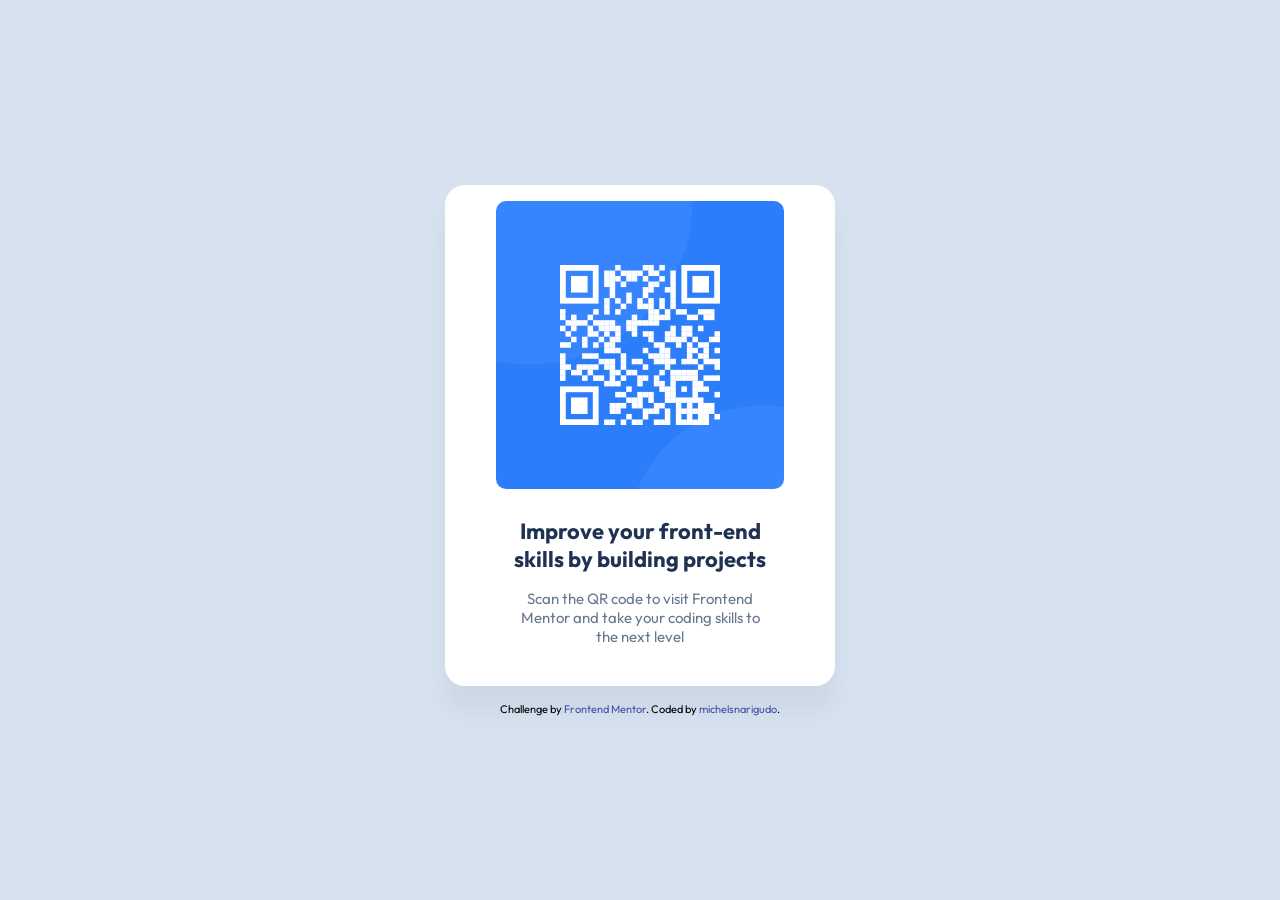
<file: qr-code-component/index.html>
<!doctype html>
<html lang="en">
  <head>
    <meta charset="UTF-8" />
    <meta name="viewport" content="width=device-width, initial-scale=1.0" />
    <!-- displays site properly based on user's device -->

    <link
      rel="icon"
      type="image/png"
      sizes="32x32"
      href="./images/favicon-32x32.png"
    />
    <link rel="preconnect" href="https://fonts.googleapis.com" />
    <link rel="preconnect" href="https://fonts.gstatic.com" crossorigin />
    <link
      href="https://fonts.googleapis.com/css2?family=Outfit:wght@100..900&display=swap"
      rel="stylesheet"
    />
    <link rel="stylesheet" href="./style.css" />

    <title>Frontend Mentor | QR code component</title>

    <!-- Feel free to remove these styles or customise in your own stylesheet 👍 -->
    <style>
      .attribution {
        font-size: 0.6875rem;
        text-align: center;
        margin-top: 16px;
      }
      .attribution a {
        color: hsl(228, 45%, 44%);
        text-decoration: none;
        transition-duration: 0.5s;
      }

      .attribution a:hover {
        color: hsl(218, 44%, 22%);
      }
    </style>
  </head>
  <body>
    <div class="main-white-card">
      <div class="blue-box">
        <img
          src="./images/image-qr-code.png"
          alt="QR code for the Frontend Mentor website"
        />
      </div>
      <div class="text-container">
        <h1>Improve your front-end skills by building projects</h1>
        <p>
          Scan the QR code to visit Frontend Mentor and take your coding skills
          to the next level
        </p>
      </div>
    </div>

    <footer class="attribution">
      Challenge by
      <a href="https://www.frontendmentor.io?ref=challenge">Frontend Mentor</a>.
      Coded by
      <a href="https://github.com/michelsnarigudo" target="_blank"
        >michelsnarigudo</a
      >.
    </footer>
  </body>
</html>
</file>
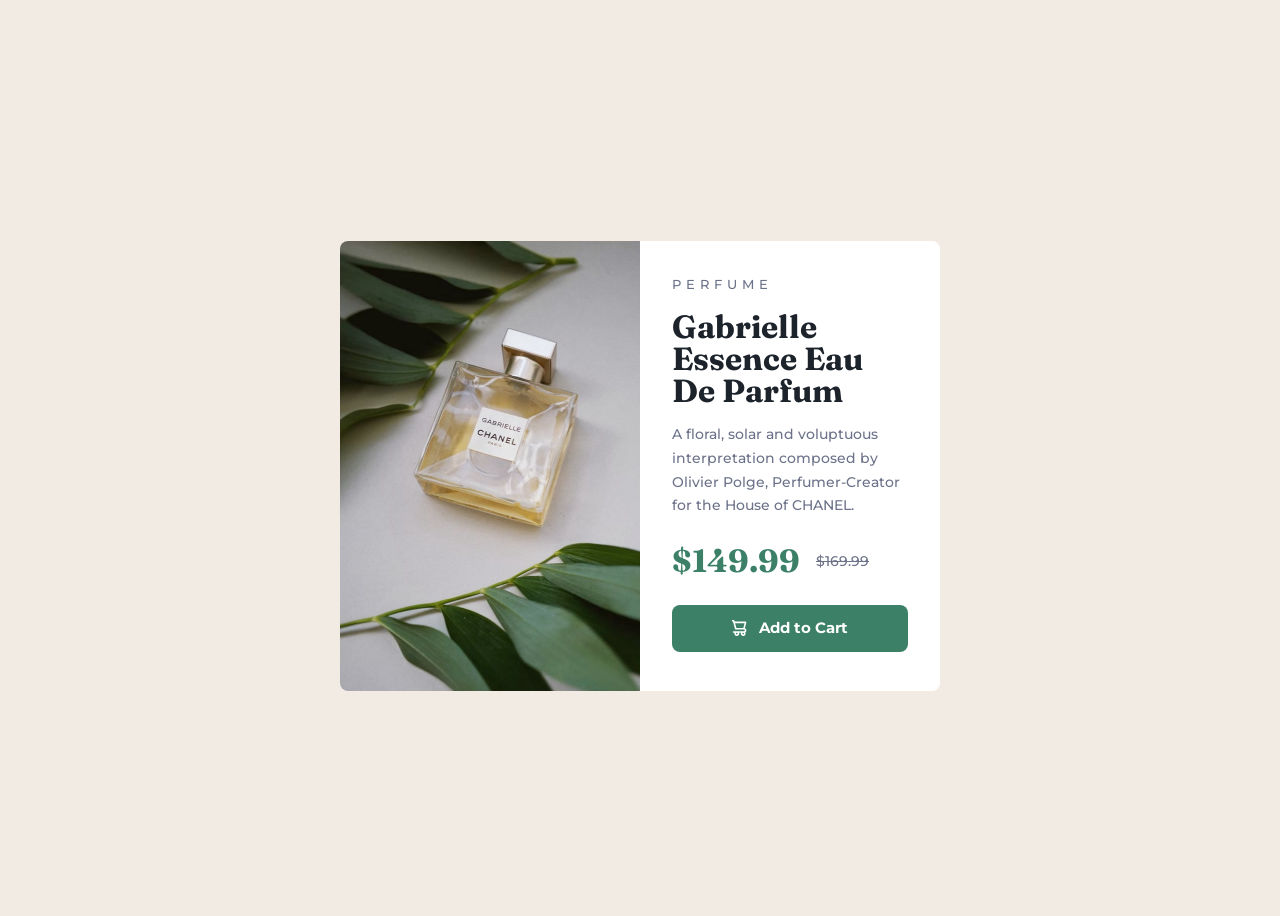
<file: newbie/product-preview-card-component/index.html>
<!doctype html>
<html lang="en">
  <head>
    <meta charset="UTF-8" />
    <meta name="viewport" content="width=device-width, initial-scale=1.0" />
    <!-- displays site properly based on user's device -->

    <link
      rel="icon"
      type="image/png"
      sizes="32x32"
      href="./images/favicon-32x32.png"
    />
    <!-- Google fonts -->
    <link rel="preconnect" href="https://fonts.googleapis.com" />
    <link rel="preconnect" href="https://fonts.gstatic.com" crossorigin />
    <link
      href="https://fonts.googleapis.com/css2?family=Fraunces:ital,opsz,wght@0,9..144,100..900;1,9..144,100..900&family=Montserrat:ital,wght@0,100..900;1,100..900&display=swap"
      rel="stylesheet"
    />

    <!-- My CSS -->
    <link rel="stylesheet" href="./style.css" />

    <title>Frontend Mentor | Product preview card component</title>
  </head>
  <body>
    <article class="product">
      <div class="left-column">
        <picture>
          <source media="(max-width: 600px)" srcset="./images/image-product-mobile.jpg">
          <img
            src="./images/image-product-desktop.jpg"
            alt="Gabrielle Essence perfume bottle laying flat on a table with green leaves above and below it"
          />
        </picture>
      </div>

      <div class="right-column">
        <div class="product-content">
          <p class="product-category">Perfume</p>

          <h1 class="product-title">Gabrielle Essence Eau De Parfum</h1>

          <p>
            A floral, solar and voluptuous interpretation composed by Olivier
            Polge, Perfumer-Creator for the House of CHANEL.
          </p>

          <div class="product-prices">
            <p class="product-new-price">$149.99</p>
            <p class="product-original-price">
              <span class="visually-hidden">Original price: </span><s>$169.99</s>
            </p>
          </div>

          <button class="button">
            <img src="./images/icon-cart.svg" alt="" />Add to Cart
          </button>
        </div>
      </div>
    </article>
  </body>
</html>
</file>
<file: qr-code-component/style.css>
* {
  margin: 0;
  padding: 0;
  box-sizing: border-box;
}

body {
  background-color: hsl(212, 45%, 89%);
  font-family: "Outfit", sans-serif;
  width: 100%;
  height: 100vh;
  display: flex;
  flex-direction: column;
  justify-content: center;
  align-items: center;
  padding: 20px;
}

.main-white-card {
  background-color: hsl(0, 0%, 100%);
  display: flex;
  flex-direction: column;
  align-items: center;
  justify-content: center;
  border-radius: 20px;
  width: 100%;
  max-width: 390px;
  /* height: 499px; */
  padding: 16px 16px 40px 16px;
  gap: 24px;
  box-shadow: 0px 25px 25px 0 rgba(0, 0, 0, 0.0477);
}

.blue-box > img {
  border-radius: 10px;
  width: 100%;
  max-width: 288px;
  aspect-ratio: 1 / 1;
  /* height: 288px; */
}

.text-container {
  width: 100%;
  max-width: 288px;
  /* height: 131px; */
  padding: 0px 16px;
  text-align: center;
}

.main-white-card .text-container > h1 {
  color: hsl(218, 44%, 22%);
  font-weight: 700;
  font-size: 22px;
  margin-bottom: 16px;
}

.main-white-card .text-container > p {
  color: hsl(216, 15%, 48%);
  font-weight: 400;
  font-size: 15px;
}
</file>
<file: newbie/product-preview-card-component/style.css>
/*
  1. Use a more-intuitive box-sizing model.
*/
*,
*::before,
*::after {
  box-sizing: border-box;
}
/*
  2. Remove default margin
*/
* {
  margin: 0;
}
/*
  3. Allow percentage-based heights in the application
*/
html,
body {
  height: 100%;
}
/*
  Typographic tweaks!
  4. Add accessible line-height
  5. Improve text rendering
*/
body {
  line-height: 1.7;
  -webkit-font-smoothing: antialiased;
}
/*
  6. Improve media defaults
*/
img,
picture,
video,
canvas,
svg {
  display: block;
  max-width: 100%;
}
/*
  7. Remove built-in form typography styles
*/
input,
button,
textarea,
select {
  font: inherit;
}
/*
  8. Avoid text overflows
*/
p,
h1,
h2,
h3,
h4,
h5,
h6 {
  overflow-wrap: break-word;
}

h1,
h2,
h3 {
  line-height: 1;
}

/* general styling */
body {
  font-family: "Montserrat", sans-serif;
  font-weight: 500;
  font-size: 0.875rem;
  color: hsl(228, 12%, 48%);
  background-color: hsl(30, 38%, 92%);
  display: grid;
  place-content: center;
  margin: 1rem;
}

.visually-hidden:not(:focus):not(:active) {
  clip: rect(0 0 0 0);
  clip-path: inset(50%);
  height: 1px;
  overflow: hidden;
  position: absolute;
  white-space: nowrap;
  width: 1px;
}

.product {
  background-color: hsl(0, 0%, 100%);
  display: grid;
  grid-template-columns: 1fr 1fr;
  max-width: 600px;
  border-radius: 0.5rem;
  overflow: hidden;
}

.product-content {
  padding: 2rem;
  display: grid;
  gap: 1rem;
}

.product-category {
  font-size: 0.8125rem;
  text-transform: uppercase;
  letter-spacing: 5px;
}

.product-title {
  font-family: "Fraunces", serif;
  font-size: 2rem;
  font-weight: 700;
  color: hsl(212, 21%, 14%);
}

.product-prices {
  display: flex;
  flex-direction: row;
  gap: 1rem;
  flex-wrap: wrap;
  align-items: center;
}

.product-new-price {
  font-family: "Fraunces", serif;
  font-size: 2rem;
  font-weight: 700;
  color: hsl(158, 36%, 37%);
}

.button {
  cursor: pointer;
  border: none;
  background-color: hsl(158, 36%, 37%);
  color: hsl(0, 0%, 100%);
  display: flex;
  gap: 0.75rem;
  align-items: center;
  justify-content: center;
  border-radius: 0.5rem;
  padding: 0.75em 1.5em;
  font-size: 0.925rem;
  font-weight: 700;
}

.button > img {
  width: 15px;
  height: 16px;
}

.button:hover,
.button:focus {
  background-color: hsl(158, 42%, 18%);
}

@media (max-width: 600px) {
  .product {
    grid-template-columns: 1fr;
  }

  .product-content {
    padding: 1.5rem;
  }
}
</file>
